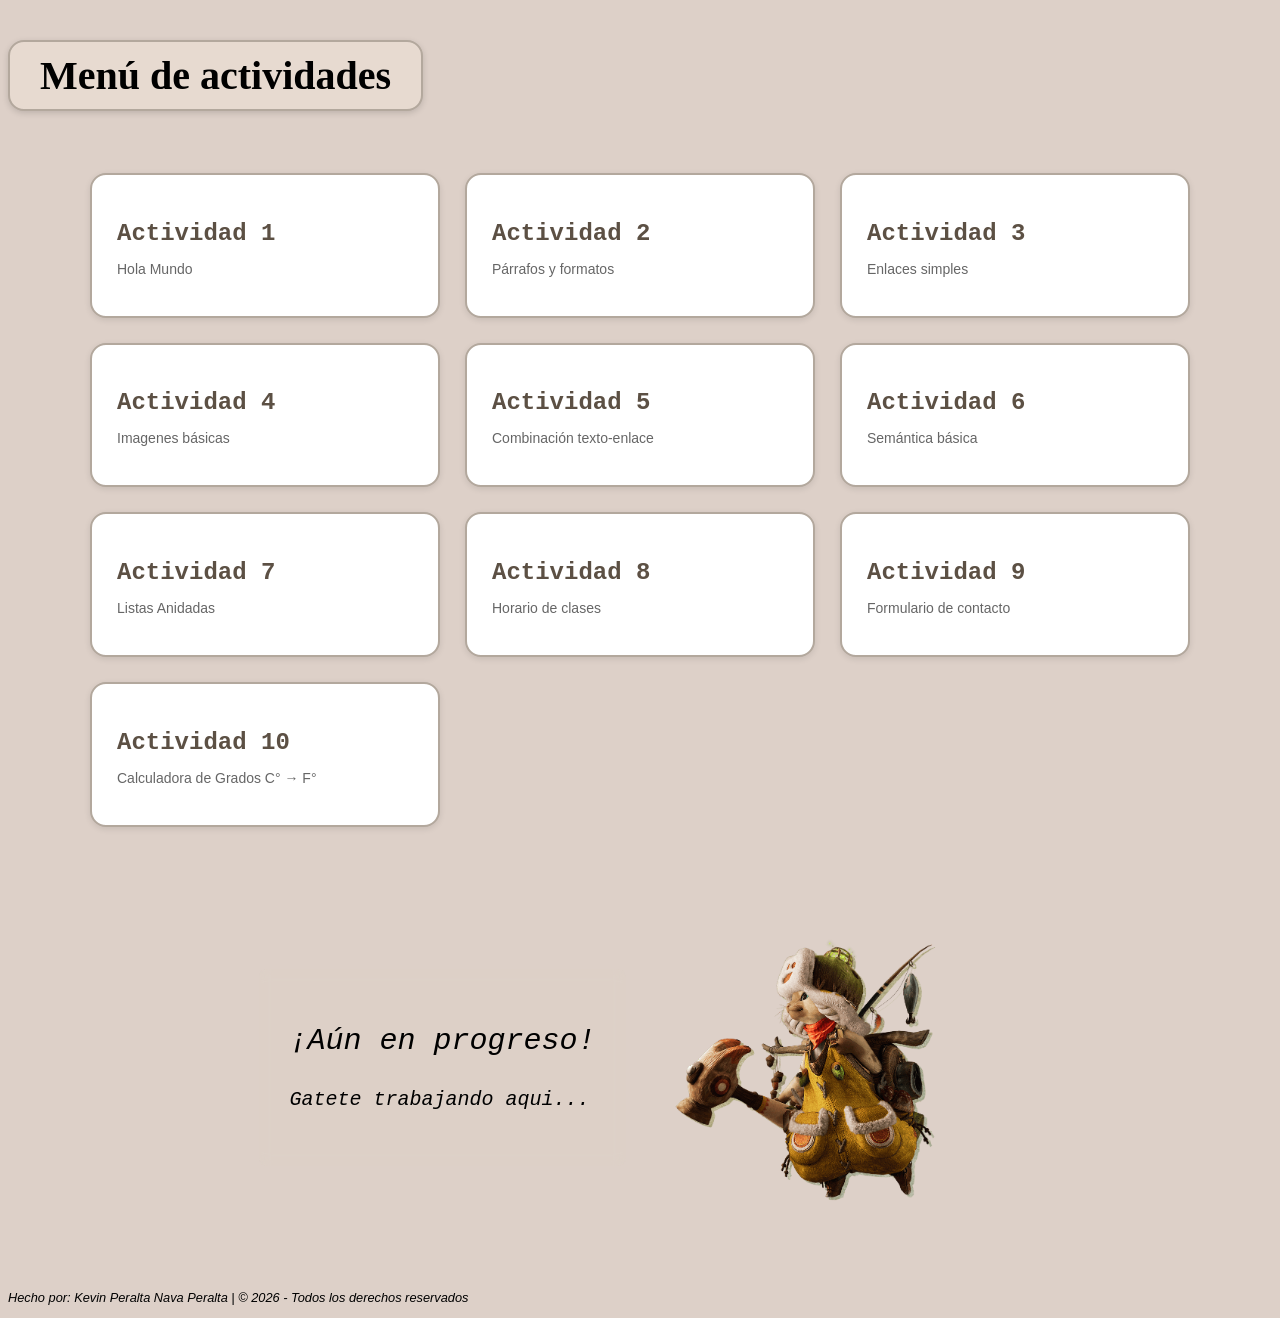
<file: index.html>
<!DOCTYPE html>
<html lang="es">
    <head>
        <meta charset="UTF-8">
        <meta name="viewport" content="width=device-width, initial-scale=1.0">
        <title>Página principal</title>
        <link rel="stylesheet" href="css/estiloIndex.css">
        <script src="js/scripIndex.js"></script>
    </head>
    <body>
        <main>
            <header>
                <h1>Menú de actividades</h1>
            </header>
            <section class="ejercicios">
                <a href="ejercicio1.html" class="tarjeta">
                    <h2>Actividad 1</h2>
                    <p>Hola Mundo</p>
                </a>
                <a href="ejercicio2.html" class="tarjeta">
                    <h2>Actividad 2</h2>
                    <p>Párrafos y formatos</p>
                </a>
                <a href="ejercicio3.html" class="tarjeta">
                    <h2>Actividad 3</h2>
                    <p>Enlaces simples</p>
                </a>
                <a href="ejercicio4.html" class="tarjeta">
                    <h2>Actividad 4</h2>
                    <p>Imagenes básicas</p>
                </a>
                <a href="ejercicio5.html" class="tarjeta">
                    <h2>Actividad 5</h2>
                    <p>Combinación texto-enlace</p>
                </a>
                <a href="ejercicio6.html" class="tarjeta">
                    <h2>Actividad 6</h2>
                    <p>Semántica básica</p>
                </a>
                <a href="ejercicio7.html" class="tarjeta">
                    <h2>Actividad 7</h2>
                    <p>Listas Anidadas</p>
                </a>
                <a href="ejercicio8.html" class="tarjeta">
                    <h2>Actividad 8</h2>
                    <p>Horario de clases</p>
                </a>
                <a href="ejercicio9.html" class="tarjeta">
                    <h2>Actividad 9</h2>
                    <p>Formulario de contacto</p>
                </a>
                <a href="ejercicio10.html" class="tarjeta">
                    <h2>Actividad 10</h2>
                    <p>Calculadora de Grados C° → F°</p>
                </a>
            </section>
            <section class="fondo">
                <div class="textoFondo">
                    <p>
                        ¡Aún en progreso!
                        <p style="font-size: 20px ; margin-top: 10px;">Gatete trabajando aqui...</p>
                    </p>
                </div>
                <div class="imgCartel">
                    <img class="imgFondo" src="img/palico.png" alt="palico chambeador" id="gatoImg">
                </div>
            </section>
        </main>
        <footer>
            <p>Hecho por: Kevin Peralta Nava Peralta | © 2026 - Todos los derechos reservados</p>
        </footer>
    </body>
</html>
</file>
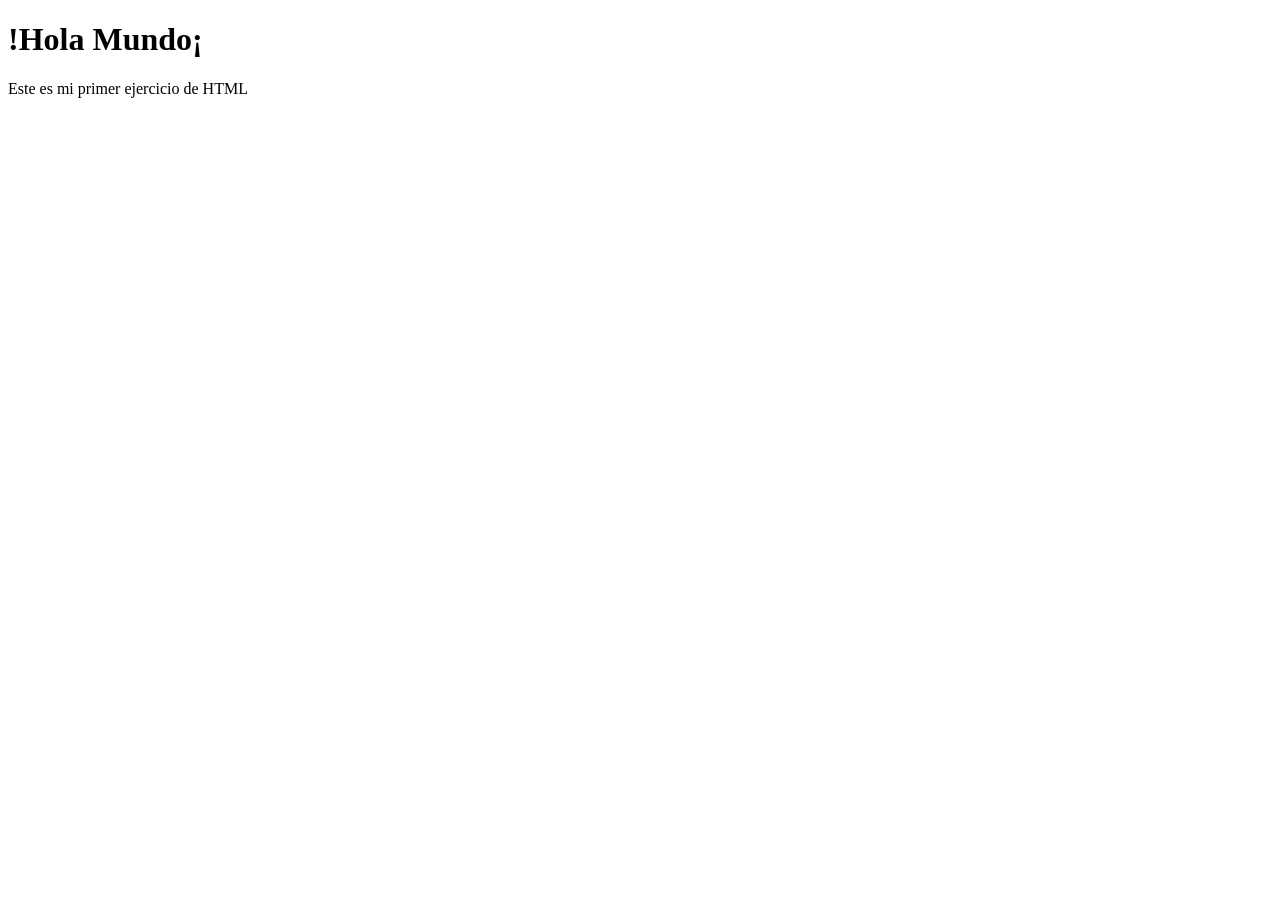
<file: ejercicio1.html>
<!DOCTYPE html>
<html lang="es">
    <head>
        <meta charset="UTF-8">
        <meta name="viewport" content="width=device-width, initial-scale=1.0">
        <title>Ejercicio 1 - Hola Mundo</title>
    </head>
    <body>
        <h1>!Hola Mundo¡</h1>
        <p>Este es mi primer ejercicio de HTML</p>
    </body>
</html>
</file>
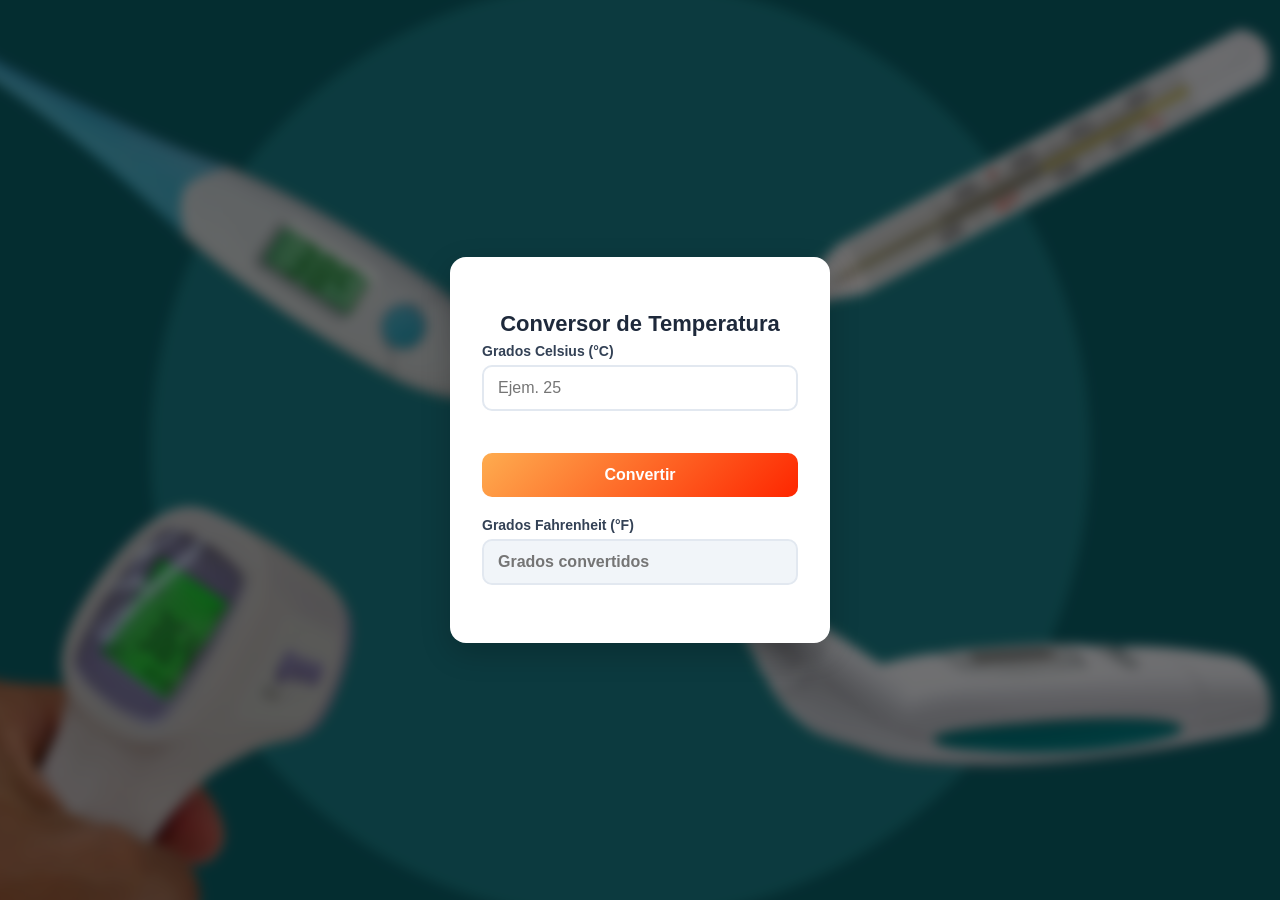
<file: ejercicio10.html>
<!DOCTYPE html>
<html lang="en">
    <head>
        <meta charset="UTF-8">
        <meta name="viewport" content="width=device-width, initial-scale=1.0">
        <title>Calculadora Celsius a Fahrenheit</title>
        <link rel="stylesheet" href="css/ejercicio10.css">
        <script src="js/ejercicio10.js"></script>
    </head>
    <body>
        <div class="card">
        <h1>Conversor de Temperatura</h1>
        <div class="field">
            <label for="celsius">Grados Celsius (°C)</label>
            <input type="text" id="celsius" placeholder="Ejem. 25" autocomplete="off">
        </div>

        <div class="error-msg" id="errorMsg"></div>

        <button onclick="convertirTemperatura()">Convertir</button>

        <div class="field">
            <label for="fahrenheit">Grados Fahrenheit (°F)</label>
            <input type="text" id="fahrenheit" readonly placeholder="Grados convertidos">
        </div>
    </div>
    </body>
</html>
</file>
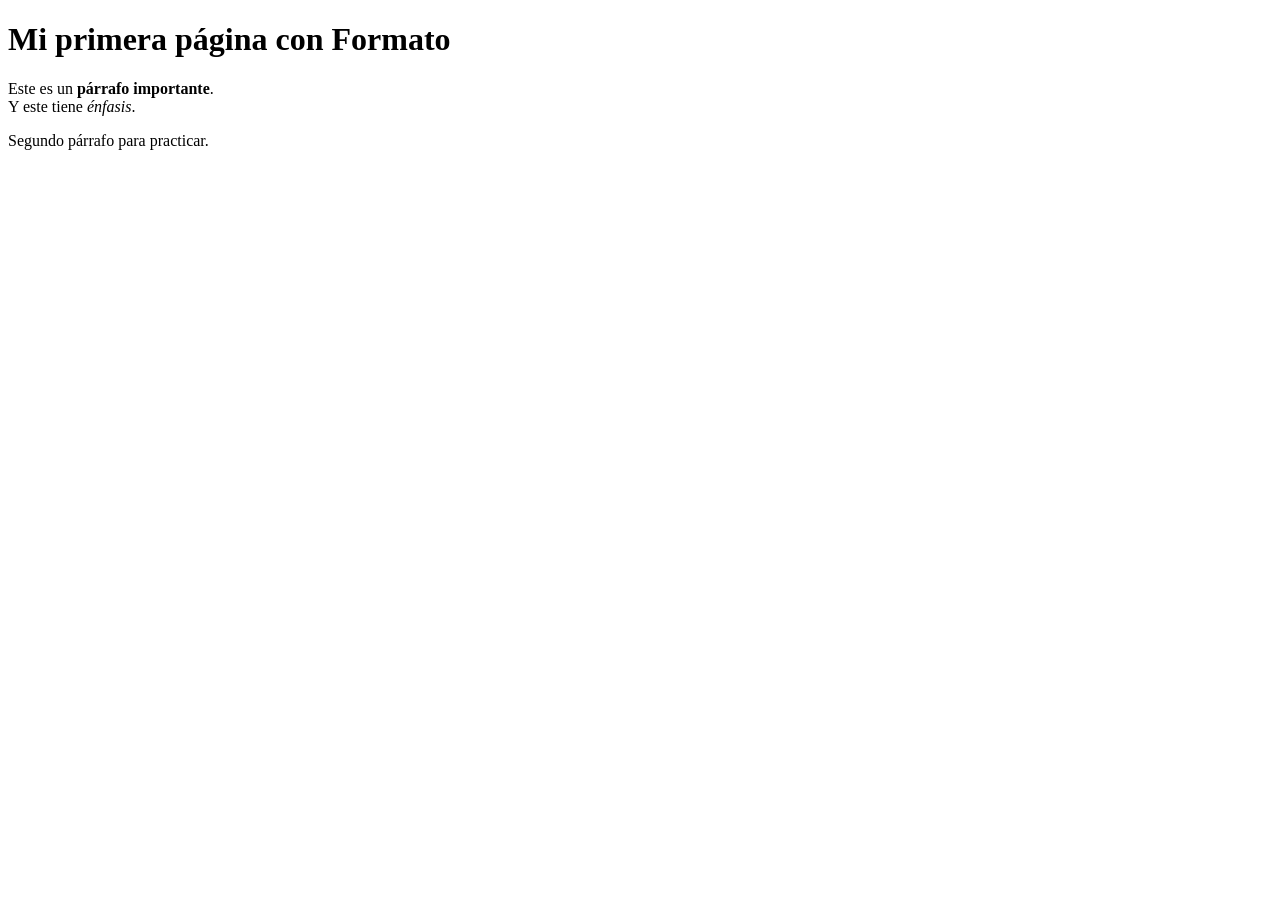
<file: ejercicio2.html>
<!DOCTYPE html>
<html lang="es">
    <head>
        <meta charset="UTF-8">
        <meta name="viewport" content="width=device-width, initial-scale=1.0">
        <title>Ejercicio 2 - Texto</title>
    </head>
    <body>
        <h1>Mi primera página con Formato</h1>
        <p>Este es un <strong>párrafo importante</strong>.<br>
        Y este tiene <em>énfasis</em>.</p>
        <p>Segundo párrafo para practicar.</p>
        
    </body>
</html>
</file>
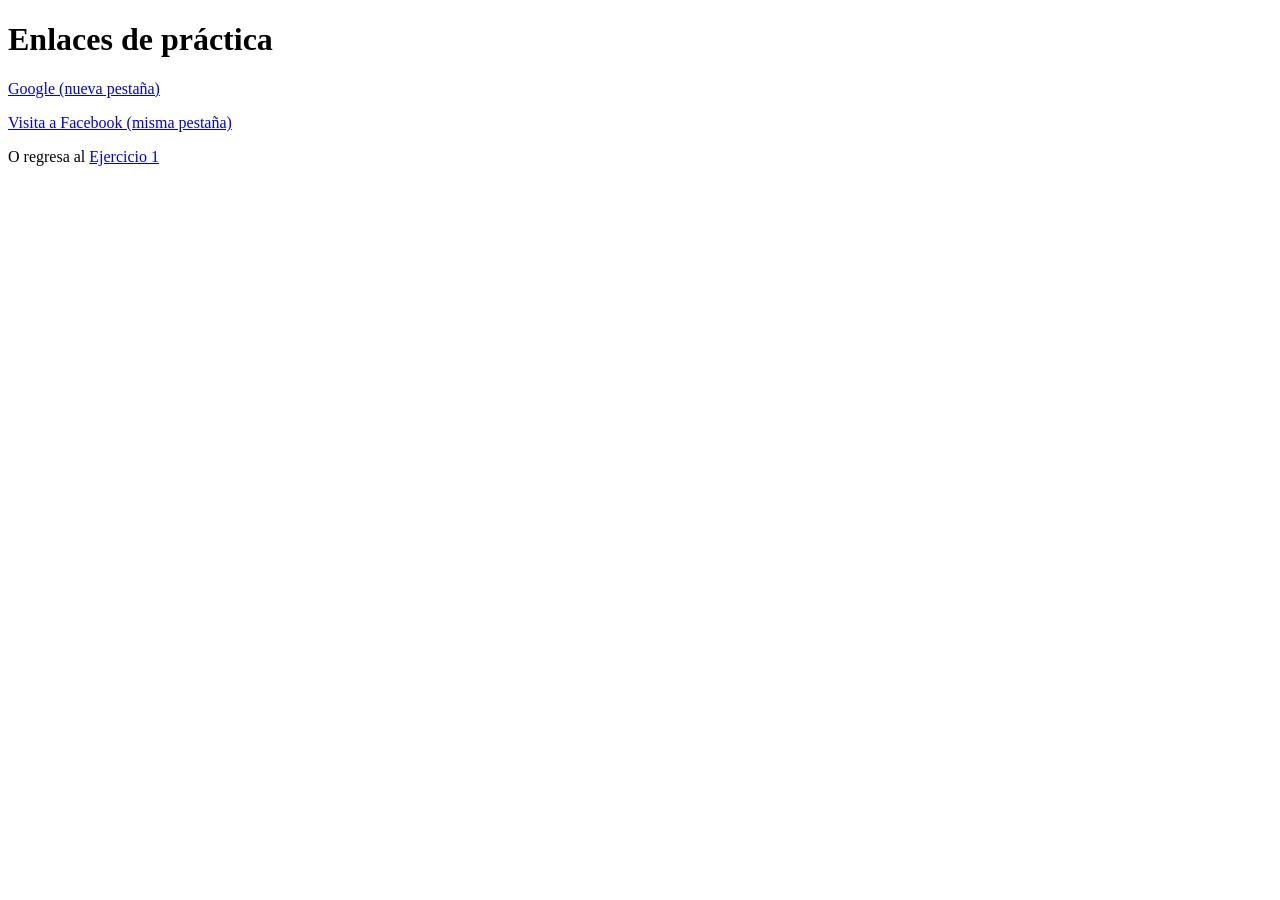
<file: ejercicio3.html>
<!DOCTYPE html>
<html lang="es">
    <head>
        <meta charset="UTF-8">
        <meta name="viewport" content="width=device-width, initial-scale=1.0">
        <title>Ejercicio 3 - Enlaces</title>
    </head>
    <body>
        <h1>Enlaces de práctica</h1>
        <p><a href="https://www.google.com" target="_blank">Google (nueva pestaña)</a></p>
        <p><a href="https://facebook.com" target="_self">Visita a Facebook (misma pestaña)</a></p>
        <p>O regresa al <a href="ejercicio1.html">Ejercicio 1</a></p>
    </body>
</html>
</file>
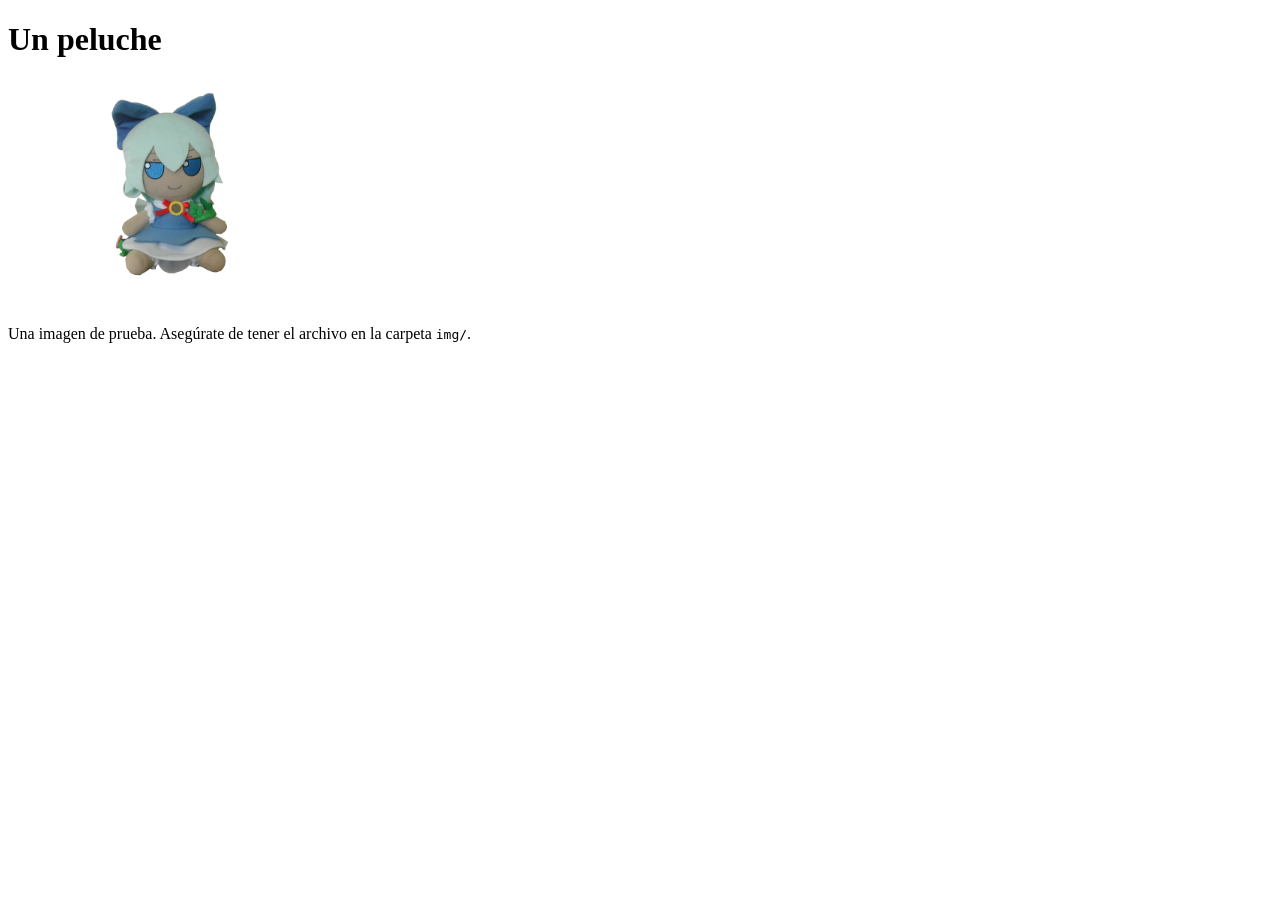
<file: ejercicio4.html>
<!DOCTYPE html>
<html lang="es">
    <head>
        <meta charset="UTF-8">
        <meta name="viewport" content="width=device-width, initial-scale=1.0">
        <title>Ejercicio 4 - Imágenes</title>
    </head>
    <body>
        <h1>Un peluche</h1>
        <img src="img/cirno.png" alt="Cirno" width="300">
        <p>Una imagen de prueba. Asegúrate de tener el archivo en la carpeta <code>img/</code>.</p>
    </body>
</html>
</file>
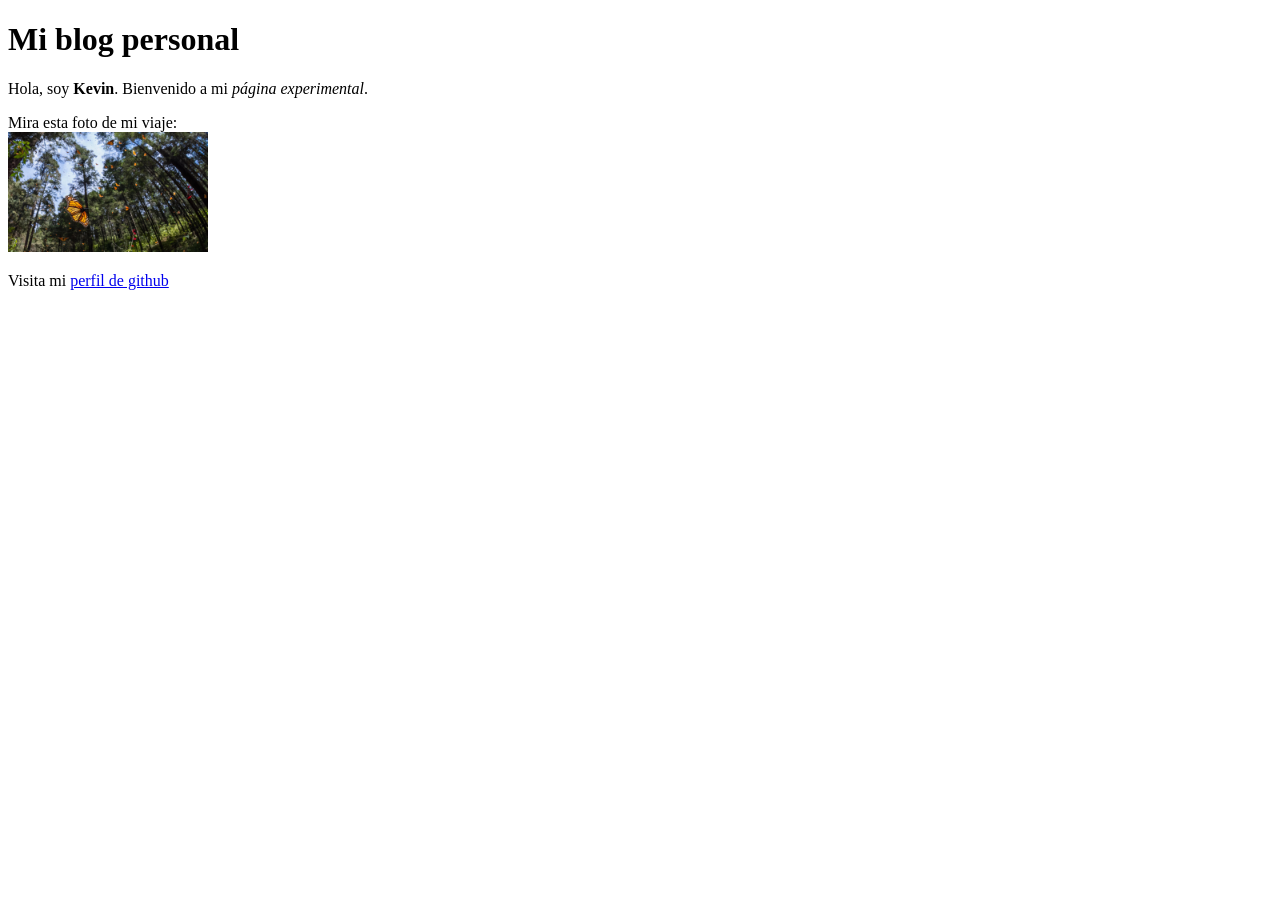
<file: ejercicio5.html>
<!DOCTYPE html>
<html lang="es">
    <head>
        <meta charset="UTF-8">
        <meta name="viewport" content="width=device-width, initial-scale=1.0">
        <title>Ejercicio 5 - Integración</title>
    </head>
    <body>
        <h1>Mi blog personal</h1>
        <p>Hola, soy <strong>Kevin</strong>. Bienvenido a mi <em>página experimental</em>.</p>
        <p>Mira esta foto de mi viaje: <br>
            <img src="img/monarch.jpg" alt="Foto de un viaje" width="200">
        </p>
        <p>Visita mi
            <a href="https://github.com/kp720" target="_blank">perfil de github</a>
        </p>
    </body>
</html>
</file>
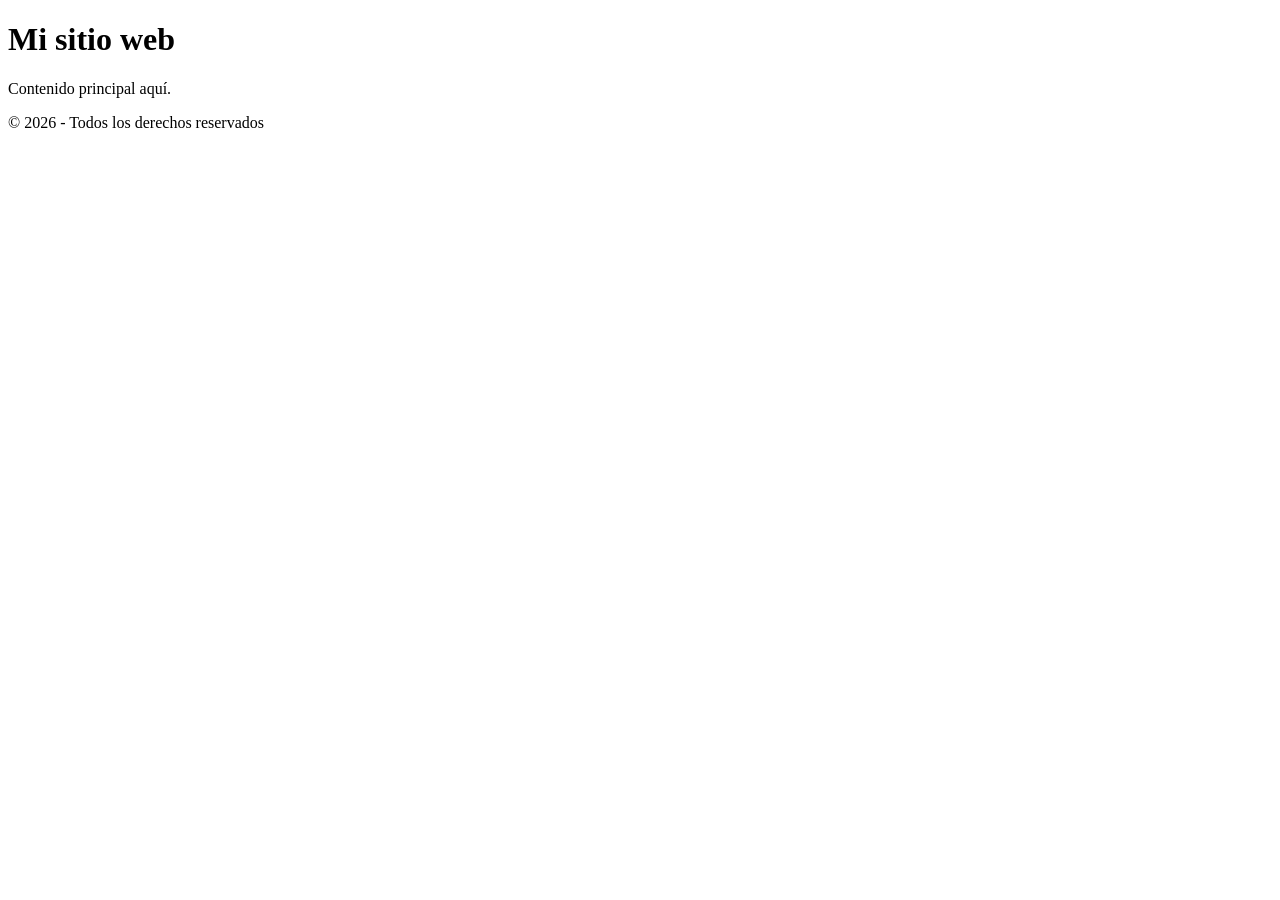
<file: ejercicio6.html>
<!DOCTYPE html>
<html lang="es">
    <head>
        <meta charset="UTF-8">
        <meta name="viewport" content="width=device-width, initial-scale=1.0">
        <title>Ejercicio 6 - Secciones</title>
    </head>
    <body>
        <header>
            <h1>Mi sitio web</h1>
        </header>
        <section>
            <p>Contenido principal aquí.</p>
        </section>
        <footer>
            <p>© 2026 - Todos los derechos reservados</p>
        </footer>
    </body>
</html>
</file>
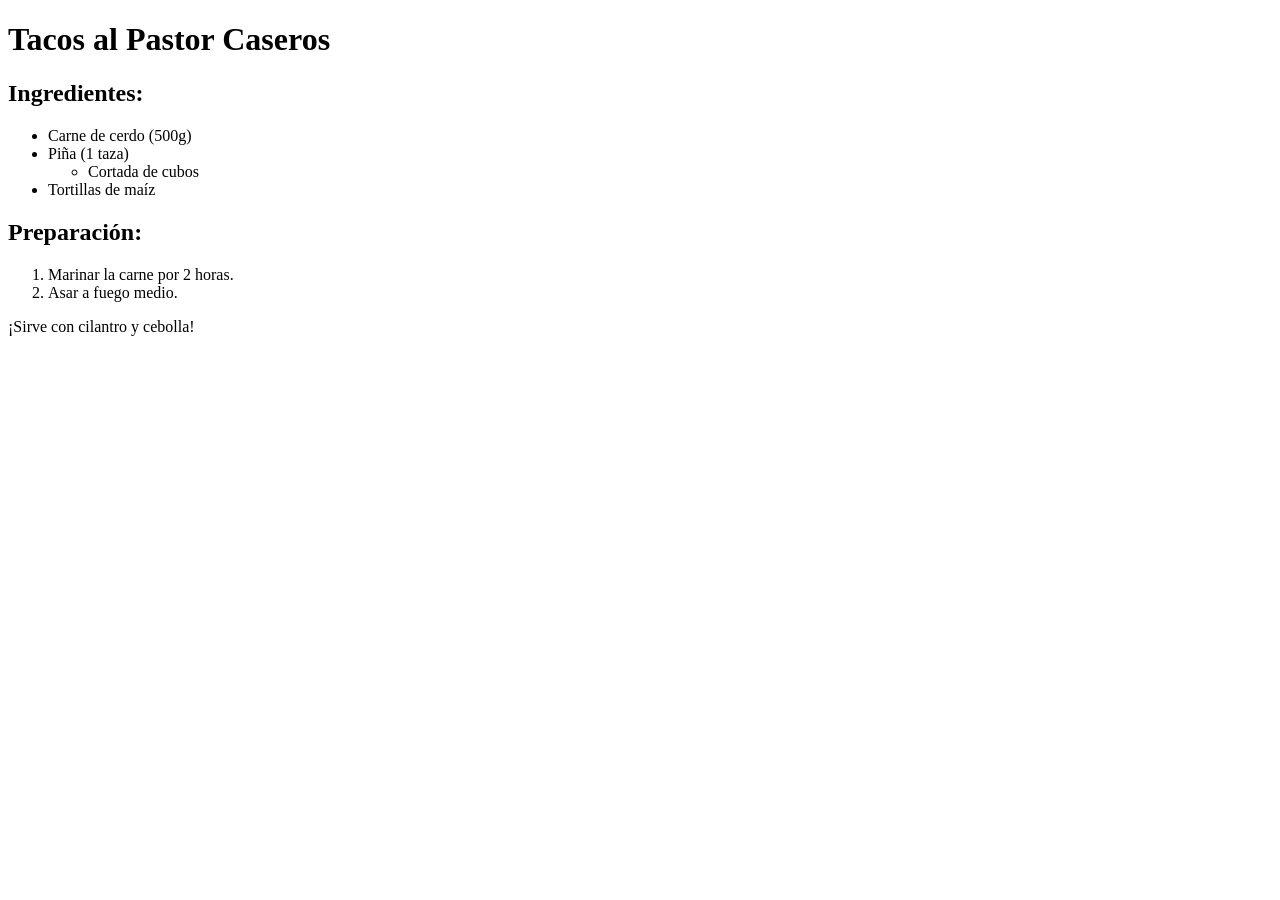
<file: ejercicio7.html>
<!DOCTYPE html>
<html lang="en">
    <head>
        <meta charset="UTF-8">
        <meta name="viewport" content="width=device-width, initial-scale=1.0">
        <title>Receta: Tacos al pastor</title>
    </head>
    <body>
        <h1>Tacos al Pastor Caseros</h1>
        <h2>Ingredientes:</h2>
        <ul>
            <li>Carne de cerdo (500g)</li>
            <li>Piña (1 taza)
                <ul>
                    <li>Cortada de cubos</li>
                </ul>
            </li>
            <li>Tortillas de maíz</li>
        </ul>
        <h2>Preparación:</h2>
        <ol>
            <li>Marinar la carne por 2 horas.</li>
            <li>Asar a fuego medio.</li>
        </ol>
        <p>¡Sirve con cilantro y cebolla!</p>
    </body>
</html>
</file>
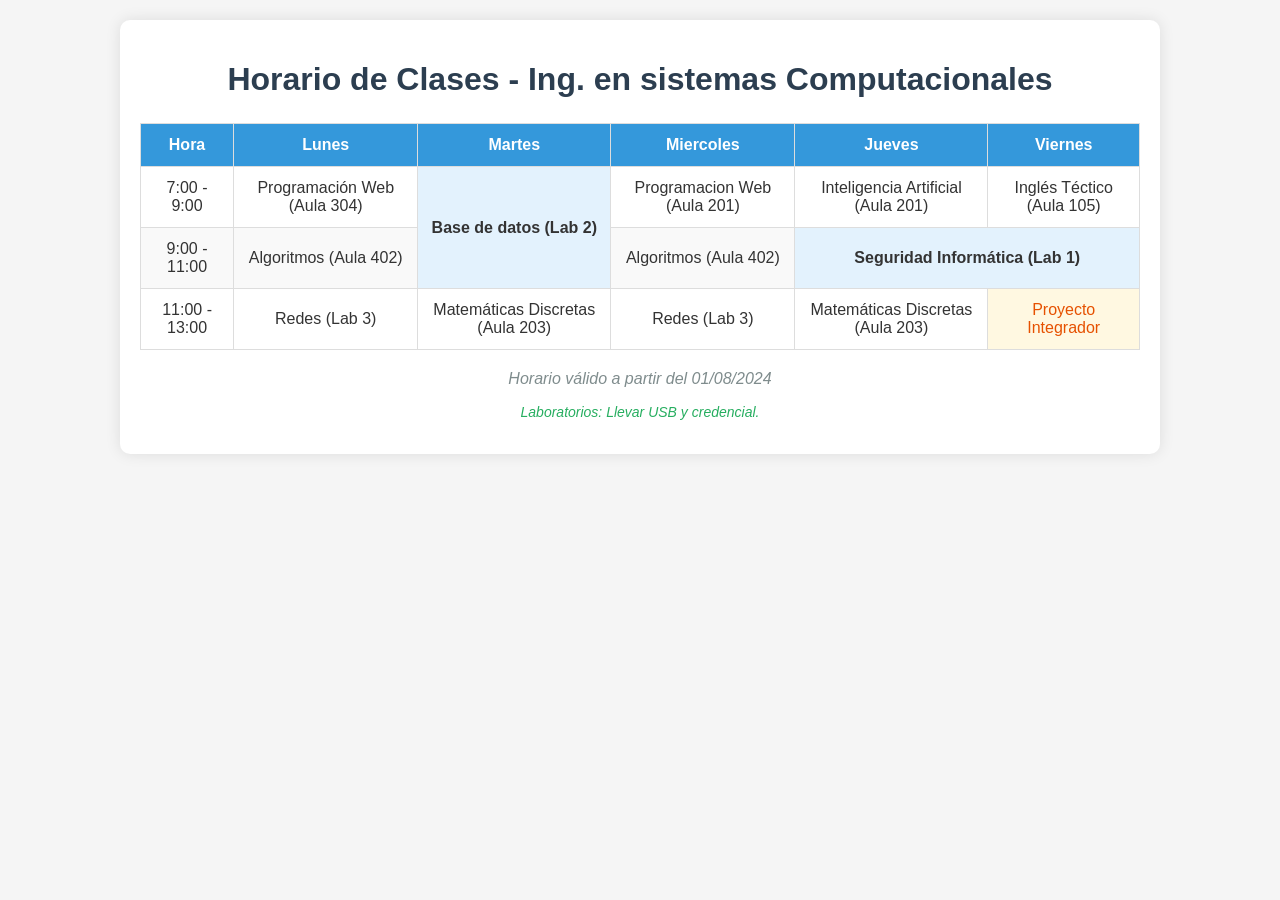
<file: ejercicio8.html>
<!DOCTYPE html>
<html lang="es">
    <head>
        <meta charset="UTF-8">
        <meta name="viewport" content="width=device-width, initial-scale=1.0">
        <link rel="stylesheet" href="css/ejercicio8.css">
        <title>Horario - semestre Agosto - Diciembre 2026</title>
    </head>
    <body>
        <div class="contenedor">
            <h1>Horario de Clases - Ing. en sistemas Computacionales</h1>
            
            <table class="horario">
                <thead>
                    <tr>
                        <th>Hora</th>
                        <th>Lunes</th>
                        <th>Martes</th>
                        <th>Miercoles</th>
                        <th>Jueves</th>
                        <th>Viernes</th>
                    </tr>
                </thead>
                <tbody>
                    <tr>
                        <td>7:00 - 9:00</td>
                        <td>Programación Web (Aula 304)</td>
                        <td rowspan="2" class="laboratorio">Base de datos (Lab 2)</td>
                        <td>Programacion Web (Aula 201)</td>
                        <td>Inteligencia Artificial (Aula 201)</td>
                        <td>Inglés Téctico (Aula 105)</td>
                    </tr>
                    <tr>
                        <td>9:00 - 11:00</td>
                        <td>Algoritmos (Aula 402)</td>
                        <td>Algoritmos (Aula 402)</td>
                        <td colspan="2" class="laboratorio">Seguridad Informática (Lab 1)</td>
                    </tr>
                    <tr>
                        <td>11:00 - 13:00</td>
                        <td>Redes (Lab 3)</td>
                        <td>Matemáticas Discretas (Aula 203)</td>
                        <td>Redes (Lab 3)</td>
                        <td>Matemáticas Discretas (Aula 203)</td>
                        <td class="proyecto">Proyecto Integrador</td>
                    </tr>
                </tbody>
            </table>

            <div class="notas">
                <p><em>Horario válido a partir del 01/08/2024</em></p>
                <p class="requisito">Laboratorios: Llevar USB y credencial.</p>
            </div>
        </div>
    </body>
</html>
</file>
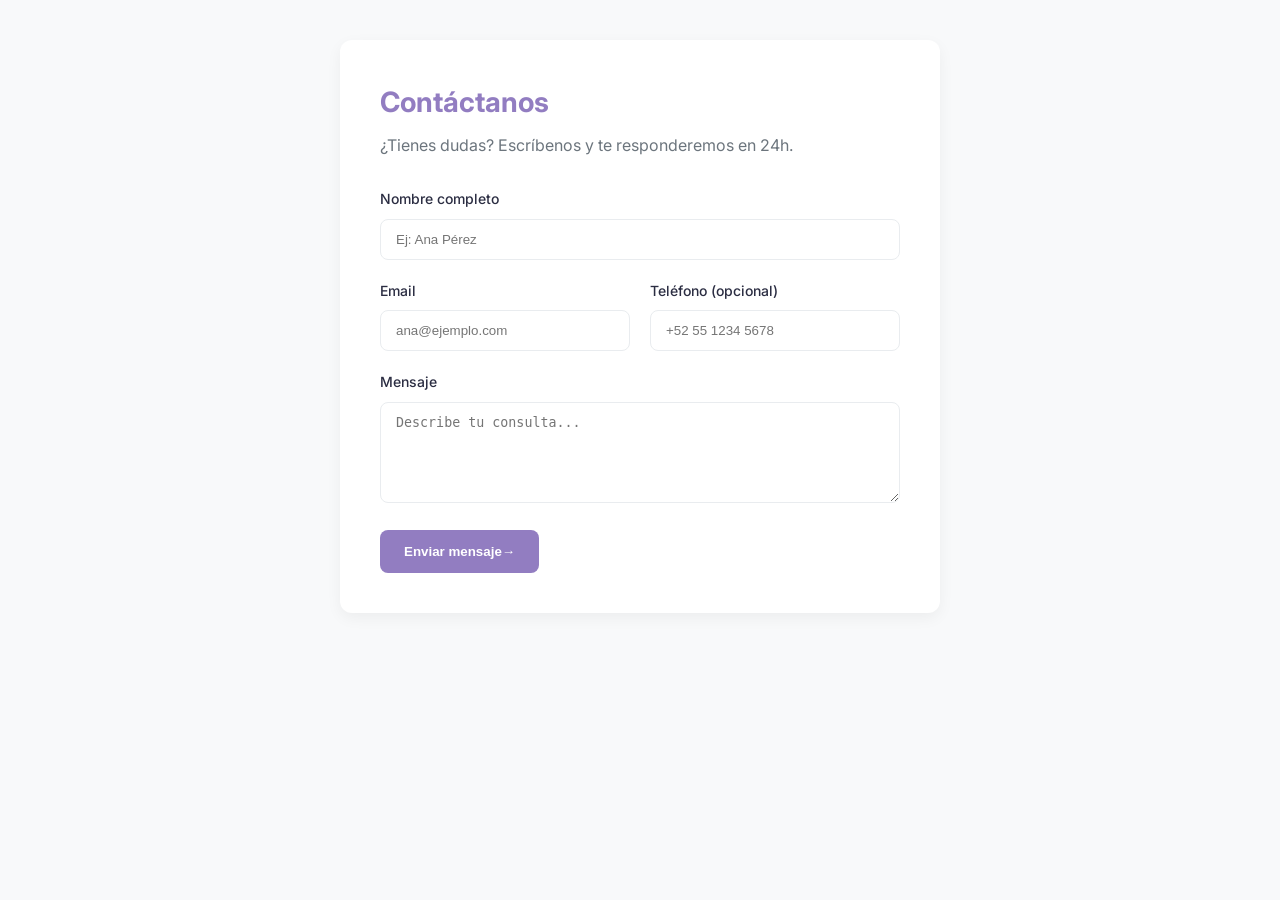
<file: ejercicio9.html>
<!DOCTYPE html>
<html lang="es">
    <head>
        <meta charset="UTF-8">
        <meta name="viewport" content="width=device-width, initial-scale=1.0">
        <title>Contacto | DevSolutions</title>
        <link rel="stylesheet" href="css/ejercicio9.css">
        <link href="https://fonts.googleapis.com/css2?family=Inter:wght@400;500;600&display=swap" rel="stylesheet">
    </head>
    <body>
        <div class="contenedor-formulario">
            <h1>Contáctanos</h1>
            <p class="subtitulo">¿Tienes dudas? Escríbenos y te responderemos en 24h.</p>

            <form class="formulario">
                <!-- Grupo 1: Datos básicos -->
                <div class="grupo-formulario">
                    <label for="nombre">Nombre completo</label>
                    <input type="text" id="nombre" placeholder="Ej: Ana Pérez" required>
                </div>

                <!-- Grupo 2: Email y teléfono -->
                <div class="grupo-doble">
                    <div class="grupo-formulario">
                        <label for="email">Email</label>
                        <input type="email" id="email" placeholder="ana@ejemplo.com" required>
                    </div>
                    <div class="grupo-formulario">
                        <label for="telefono">Teléfono <span>(opcional)</span></label>
                        <input type="tel" id="telefono" placeholder="+52 55 1234 5678">
                    </div>
                </div>

                <!-- Grupo 3: Mensaje -->
                <div class="grupo-formulario">
                    <label for="mensaje">Mensaje</label>
                    <textarea id="mensaje" rows="5" placeholder="Describe tu consulta..." required></textarea>
                </div>

                <!-- Botón -->
                <button type="submit" class="boton-enviar">
                    Enviar mensaje <span>→</span>
                </button>
            </form>
        </div>
    </body>
</html>
</file>
<file: css/estiloIndex.css>
html, body{
    height: 100%;
    margin: 5;
}

main{
    flex: 1;
}

body{
    background-color: #DDD0C8;
    display: flex;
    flex-direction: column;
    min-height: 100vh;
}

header{
    display: flex;
    justify-content: left;
    padding: 5px 0;
}

header h1{
    display: inline-block;
    background-color: #e7dad0;
    border: 2px solid #b3a89d;
    border-radius: 16px;
    padding: 10px 30px;
    box-shadow: 0 2px 6px rgba(0, 0, 0, 0.15);
}

h1{
    font-family:Georgia, 'Times New Roman', Times, serif;
    font-size: 40px;
}

footer{
    font-family: Verdana, sans-serif;
    font-size: 80%;
    font-style: italic;
}

.fondo{
    position: relative;
    display: flex;
    align-items: center;
    justify-content: center;
    gap: 20px;
    height: 400px;
    overflow: hidden;
    margin: 10px 0;
}

.textoFondo{
    position: relative;
    z-index: 2;
    max-width: 45%;
    padding: 25px 30px;
    font-family: 'Courier New', Courier, monospace;
    font-size: 30px;
    font-style: italic;
    background: rgba(221, 208, 200, 0.411);
    backdrop-filter: blur(6px);
    -webkit-backdrop-filter: blur(6px);
    border-radius: 8px;

}

.imgFondo{
    max-height: 100%;
    height: auto;
    width: auto;
    object-fit: contain;
    flex-shrink: 0;
    opacity: 1;
    transition: opacity 500ms;
    -webkit-transition: opacity 500ms;
    -moz-transition: opacity 500ms;
    -o-transition: opacity 500ms;
    -ms-transition: opacity 500ms;
    transition: opacity 500ms;
}

.imgFondo:hover {
  opacity: 0.75;
}

.imgCartel{
    position: relative;
    flex-shrink: 0;
    height: 100%;
    display: flex;
    align-items: center;
    flex-shrink: 0;
}

.imgCartel::after{
    content: "¡No lo molestes!";
    position: absolute;
    top: 10px;
    left: 50px;
    transform: translateX(-50%) translateY(-10px);
    background: rgba(0, 0, 0, 0.75);
    color: #fff;
    padding: 6px 14px;
    border-radius: 6px;
    font-family: 'Courier New', Courier, sans-serif;
    font-style: italic;
    font-size: 14px;
    white-space: nowrap;
    opacity: 0;
    pointer-events: none;
    transition: opacity 500ms, transform 500ms;
}

.imgCartel:hover::after{
    opacity: 1;
    transform: translateX(-50%) translateY(0);
}

.ejercicios{
    display: grid;
    grid-template-columns: repeat(3, 1fr);
    gap: 25px;
    padding: 30px;
    max-width: 1100px;
    margin: 0 auto;
}

.tarjeta{
    display: block;
    text-decoration: none;
    color: #333;
    background-color: #fff;
    border: 2px solid #b3a89d;
    border-radius: 16px;
    padding: 25px;
    box-shadow: 0 2px 6px rgba(0, 0, 0, 0.1);
    transition: transform 300ms, box-shadow 300ms;
}

.tarjeta:hover{
    transform: translateY(-6px);
    box-shadow: 0 8px 16px rgba(0, 0, 0, 0.15);
}

.tarjeta h2{
    font-family: Verdana, Courier, sans-serif;
    color: #5c5044;
    margin-bottom: 10px;
}

.tarjeta p{
    font-family: Verdana, Geneva, Tahoma, sans-serif;
    font-size: 14px;
    color: #666;
}

@media (max-width: 800px){
    .ejercicios{
        grid-template-columns: repeat(2, 1fr);
    }
}

@media (max-width: 500px){
    .ejercicios{
        grid-template-columns: 1fr;
    }
}
</file>
<file: css/ejercicio10.css>
* {
    box-sizing: border-box;
  }

  body {
    font-family: 'Segoe UI', Arial, sans-serif;
    min-height: 100vh;
    display: flex;
    align-items: center;
    justify-content: center;
    margin: 0;
    padding: 20px;
    position: relative;
    overflow: hidden;
  }

  body::before {
    content: "";
    position: fixed;
    top: -20px;
    left: -20px;
    right: -20px;
    bottom: -20px;
    background-image: url('../img/fondoTerm.png');
    background-size: cover;
    background-position: center;
    filter: blur(6px) brightness(0.45);
    z-index: -2;
  }

  .card {
    background: #ffffff;
    border-radius: 16px;
    box-shadow: 0 10px 30px rgba(0, 0, 0, 0.2);
    padding: 40px 32px;
    width: 100%;
    max-width: 380px;
    text-align: center;
  }

  .card h1 {
    font-size: 22px;
    color: #1e293b;
    margin-bottom: 6px;
  }

  .card p.subtitle {
    color: #64748b;
    font-size: 14px;
    margin-bottom: 28px;
  }

  .field {
    text-align: left;
    margin-bottom: 18px;
  }

  label {
    display: block;
    font-size: 14px;
    font-weight: 600;
    color: #334155;
    margin-bottom: 6px;
  }

  input[type="text"] {
    width: 100%;
    padding: 12px 14px;
    border: 2px solid #e2e8f0;
    border-radius: 10px;
    font-size: 16px;
    transition: border-color 0.2s;
  }

  input[type="text"]:focus {
    outline: none;
    border-color: #fe954f;
  }

  input[readonly] {
    background-color: #f1f5f9;
    color: #0f172a;
    font-weight: bold;
    cursor: not-allowed;
  }

  button {
    width: 100%;
    padding: 13px;
    background: linear-gradient(135deg, #feac4f 0%, #fe2600 100%);
    color: #fff;
    border: none;
    border-radius: 10px;
    font-size: 16px;
    font-weight: 600;
    cursor: pointer;
    margin-top: 6px;
    margin-bottom: 20px;
    transition: opacity 0.2s, transform 0.1s;
  }

  button:hover {
    opacity: 0.9;
  }

  button:active {
    transform: scale(0.98);
  }

  .error-msg {
    color: #dc2626;
    font-size: 13px;
    min-height: 18px;
    margin-top: -10px;
    margin-bottom: 10px;
    text-align: left;
  }
</file>
<file: css/ejercicio8.css>
body{
    font-family: 'Segoe UI', Tahoma, Geneva, Verdana, sans-serif;
    background-color: #f5f5f5;
    margin: 0;
    padding: 20px;
    color: #333;
}

.contenedor{
    max-width: 1000px;
    margin: 0 auto;
    background-color: white;
    padding: 20px;
    border-radius: 10px;
    box-shadow: 0 0 15px rgba(0, 0, 0, 0.1);
}

h1{
    color: #2c3e50;
    text-align: center;
    margin-bottom: 25px;
}

.horario{
    width: 100%;
    border-collapse: collapse;
    margin-bottom: 20px;
}

.horario th, .horario td{
    border: 1px solid #ddd;
    padding: 12px;
    text-align: center;
}

.horario th{
    background-color: #3498dB;
    color: white;
    font-weight: bold;
}

.horario tbody tr:nth-child(even){
    background-color: #f9f9f9;
}

.laboratorio{
    background-color: #e3f2fd;
    font-weight: bold;
}

.proyecto{
    background-color: #fff8e1;
    color: #e65100;
}

.requisito{
    font-size: 14px;
    color: #27ae60;
    text-align: center;
    margin-top: 10px;
}

.notas{
    text-align: center;
    font-style: italic;
    color: #7f8c8d;
}
</file>
<file: css/ejercicio9.css>
:root {
    --color-primario: #927dc1;  
    --color-secundario: #4CC9F0;
    --color-fondo: #F8F9FA;
    --color-texto: #2B2D42;
    --color-borde: #E9ECEF;
}

* {
    margin: 0;
    padding: 0;
    box-sizing: border-box; 
}

body {
    font-family: 'Inter', sans-serif;
    background-color: var(--color-fondo);
    color: var(--color-texto);
    line-height: 1.6; 
    padding: 40px 20px;
}

.contenedor-formulario {
    max-width: 600px;
    margin: 0 auto;
    background: white;
    padding: 40px;
    border-radius: 12px;
    box-shadow: 0 5px 15px rgba(0, 0, 0, 0.05); 
}

h1 {
    font-size: 28px;
    color: var(--color-primario);
    margin-bottom: 8px;
}

.subtitulo {
    color: #6C757D; 
    margin-bottom: 30px;
}

.grupo-formulario {
    margin-bottom: 20px;
}

label {
    display: block;
    margin-bottom: 8px;
    font-weight: 500; 
    font-size: 14px;
}

input, textarea {
    width: 100%;
    padding: 12px 15px;
    border: 1px solid var(--color-borde);
    border-radius: 8px;
    transition: all 0.3s; 
}

input:focus, textarea:focus {
    border-color: var(--color-secundario);
    outline: none; 
    box-shadow: 0 0 0 3px rgba(76, 201, 240, 0.2); 
}


.grupo-doble{
    display: grid;
    grid-template-columns: 1fr 1fr;
    gap: 20px;
}

.boton-enviar{
    background-color: var(--color-primario);
    color: white;
    border: none;
    padding: 14px 24px;
    border-radius: 8px;
    font-weight: 600;
    cursor: pointer;
    transition: background 0.36s;
    display: flex;
    justify-content: center;
    align-items: center;
}

.boton-enviar:hover{
    background-color: #2a0880;
}
</file>
